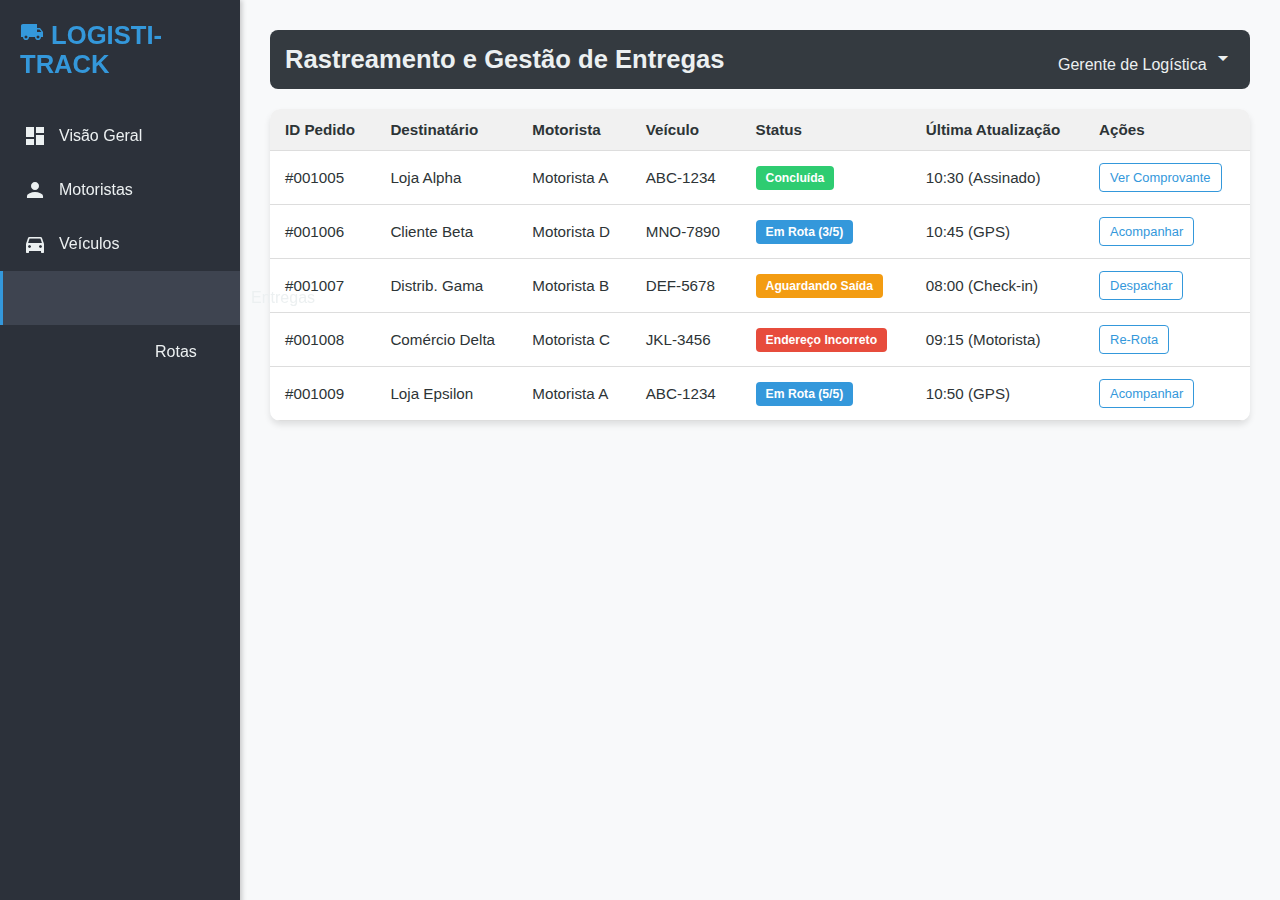
<file: entregas.html>
<!DOCTYPE html>
<html lang="pt-BR">
<head>
    <meta charset="UTF-8">
    <meta name="viewport" content="width=device-width, initial-scale=1.0">
    <title>Logistic-Track | Entregas</title>
    <link href="https://fonts.googleapis.com/icon?family=Material+Icons" rel="stylesheet">
    <link rel="stylesheet" href="https://cdnjs.cloudflare.com/ajax/libs/font-awesome/6.0.0-beta3/css/all.min.css">
    <style>
        /* ================================= */
        /* CSS Baseado no Tema Escuro da Sidebar e Claro do Conteúdo */
        /* ================================= */
        :root {
            --primary-bg: #f8f9fa;
            --dark-bg: #343a40;
            --sidebar-color: #2c313a;
            --accent-blue: #3498db;
            --highlight-green: #2ecc71;
            --highlight-orange: #f39c12;
            --alert-red: #e74c3c;
            --text-light: #ecf0f1;
            --text-dark: #2d3436;
            --card-bg: #ffffff;
            --shadow: 0 4px 6px rgba(0, 0, 0, 0.1);
        }

        body {
            font-family: 'Segoe UI', Tahoma, Geneva, Verdana, sans-serif;
            margin: 0;
            padding: 0;
            background-color: var(--primary-bg);
            color: var(--text-dark);
            display: flex;
            height: 100vh;
        }

        /* --------------------------------- */
        /* SIDEBAR (Estilos consistentes) */
        /* --------------------------------- */
        .sidebar {
            background-color: var(--sidebar-color);
            color: var(--text-light);
            width: 240px;
            height: 100%;
            position: fixed;
            top: 0;
            left: 0;
            padding-top: 20px;
            padding-bottom: 20px;
            box-shadow: 2px 0 5px rgba(0, 0, 0, 0.2);
        }

        .logo {
            font-size: 1.6em;
            font-weight: bold;
            padding-left: 20px;
            padding-bottom: 30px;
            color: var(--accent-blue);
        }

        .menu-item {
            display: flex;
            align-items: center;
            padding: 15px 20px;
            cursor: pointer;
            color: var(--text-light);
            font-size: 1em;
            transition: background-color 0.3s ease;
            border-left: 3px solid transparent;
        }

        .menu-item:hover, .menu-item.active {
            background-color: #3e4450;
            border-left: 3px solid var(--accent-blue);
        }

        .menu-item i {
            margin-right: 12px;
        }
        
        /* --------------------------------- */
        /* CONTEÚDO PRINCIPAL E HEADER */
        /* --------------------------------- */
        .main-content {
            margin-left: 240px;
            padding: 30px;
            flex-grow: 1;
            background-color: var(--primary-bg);
        }

        .header {
            display: flex;
            justify-content: space-between;
            align-items: center;
            padding: 15px;
            background-color: var(--dark-bg);
            color: var(--text-light);
            border-radius: 8px;
            margin-bottom: 20px;
        }

        .header h2 {
            margin: 0;
            font-size: 1.6em;
        }

        /* --------------------------------- */
        /* Tabela de Entregas */
        /* --------------------------------- */
        .deliveries-table-container {
            background-color: var(--card-bg);
            border-radius: 10px;
            box-shadow: var(--shadow);
            overflow-x: auto;
        }

        .deliveries-table {
            width: 100%;
            border-collapse: collapse;
        }

        .deliveries-table thead {
            background-color: #f1f1f1;
            color: var(--text-dark);
            text-align: left;
        }

        .deliveries-table th, .deliveries-table td {
            padding: 12px 15px;
            border-bottom: 1px solid #ddd;
            font-size: 0.95em;
        }

        .deliveries-table tbody tr:hover {
            background-color: #f5f5f5;
        }

        /* Status Tags */
        .status-tag {
            display: inline-block;
            padding: 5px 10px;
            border-radius: 4px;
            font-size: 0.8em;
            font-weight: 600;
        }

        .status-tag.concluida {
            background-color: var(--highlight-green);
            color: white;
        }
        
        .status-tag.em-rota {
            background-color: var(--accent-blue);
            color: white;
        }
        
        .status-tag.pendente {
            background-color: var(--highlight-orange);
            color: white;
        }
        
        .status-tag.problema {
            background-color: var(--alert-red);
            color: white;
        }

        /* Ações na Tabela */
        .action-button {
            background: none;
            border: 1px solid var(--accent-blue);
            color: var(--accent-blue);
            padding: 6px 10px;
            border-radius: 4px;
            cursor: pointer;
            font-size: 0.85em;
            transition: all 0.2s;
            margin-right: 5px;
        }
        
        .action-button:hover {
            background-color: var(--accent-blue);
            color: white;
        }

    </style>
</head>
<body>

    <div class="sidebar">
        <div class="logo">
            <i class="material-icons">local_shipping</i> LOGISTI-TRACK
        </div>
        <div class="menu">
            <div class="menu-item" data-module="visao-geral">
                <i class="material-icons">dashboard</i> Visão Geral
            </div>
            <div class="menu-item" data-module="motoristas">
                <i class="material-icons">person</i> Motoristas
            </div>
            <div class="menu-item" data-module="veiculos">
                <i class="material-icons">directions_car</i> Veículos
            </div>
            <div class="menu-item active" data-module="entregas">
                <i class="material-icons">inventory</i> Entregas
            </div>
            <div class="menu-item" data-module="rotas">
                <i class="material-icons">route</i> Rotas
            </div>
        </div>
    </div>

    <div class="main-content">
        <div class="header">
            <h2>Rastreamento e Gestão de Entregas</h2>
            <div class="user-menu">
                Gerente de Logística <i class="material-icons">arrow_drop_down</i>
            </div>
        </div>

        <div class="deliveries-table-container">
            <table class="deliveries-table">
                <thead>
                    <tr>
                        <th>ID Pedido</th>
                        <th>Destinatário</th>
                        <th>Motorista</th>
                        <th>Veículo</th>
                        <th>Status</th>
                        <th>Última Atualização</th>
                        <th>Ações</th>
                    </tr>
                </thead>
                <tbody>
                    <tr>
                        <td>#001005</td>
                        <td>Loja Alpha</td>
                        <td>Motorista A</td>
                        <td>ABC-1234</td>
                        <td><span class="status-tag concluida">Concluída</span></td>
                        <td>10:30 (Assinado)</td>
                        <td><button class="action-button action-error">Ver Comprovante</button></td>
                    </tr>
                    <tr>
                        <td>#001006</td>
                        <td>Cliente Beta</td>
                        <td>Motorista D</td>
                        <td>MNO-7890</td>
                        <td><span class="status-tag em-rota">Em Rota (3/5)</span></td>
                        <td>10:45 (GPS)</td>
                        <td><button class="action-button action-error">Acompanhar</button></td>
                    </tr>
                    <tr>
                        <td>#001007</td>
                        <td>Distrib. Gama</td>
                        <td>Motorista B</td>
                        <td>DEF-5678</td>
                        <td><span class="status-tag pendente">Aguardando Saída</span></td>
                        <td>08:00 (Check-in)</td>
                        <td><button class="action-button action-error">Despachar</button></td>
                    </tr>
                    <tr>
                        <td>#001008</td>
                        <td>Comércio Delta</td>
                        <td>Motorista C</td>
                        <td>JKL-3456</td>
                        <td><span class="status-tag problema">Endereço Incorreto</span></td>
                        <td>09:15 (Motorista)</td>
                        <td><button class="action-button action-error">Re-Rota</button></td>
                    </tr>
                    <tr>
                        <td>#001009</td>
                        <td>Loja Epsilon</td>
                        <td>Motorista A</td>
                        <td>ABC-1234</td>
                        <td><span class="status-tag em-rota">Em Rota (5/5)</span></td>
                        <td>10:50 (GPS)</td>
                        <td><button class="action-button action-error">Acompanhar</button></td>
                    </tr>
                </tbody>
            </table>
        </div>
    </div>
    
    <script>
        document.addEventListener('DOMContentLoaded', function() {
            
            // Simulação de mapeamento de páginas para navegação
            const pageMap = {
                'visao-geral': 'index.html',
                'motoristas': 'motoristas.html',
                'veiculos': 'veiculos.html',
                'entregas': 'entregas.html', // Esta página
                'rotas': 'rotas.html'
            };
            
            const menuItems = document.querySelectorAll('.menu-item');
            
            // 1. Lógica da Sidebar
            menuItems.forEach(item => {
                item.addEventListener('click', function() {
                    const dataModule = this.getAttribute('data-module');
                    const fileName = pageMap[dataModule];
                    
                    if (fileName) {
                        window.location.href = fileName;
                    }
                });
            });
            
            // 2. Lógica do Erro Solicitado
            const errorButtons = document.querySelectorAll('.action-error');

            errorButtons.forEach(button => {
                button.addEventListener('click', function(event) {
                    event.preventDefault(); // Evita qualquer ação padrão
                    const actionText = this.textContent;

                    // Exibe a mensagem de erro
                    alert(`ERRO DE CONEXÃO: Não foi possível completar a ação "${actionText}". Tente novamente mais tarde.`);
                    
                    // Opcional: Log no console para simular o erro
                    console.error(`Falha na API: Ação "${actionText}" não pode ser executada.`);
                });
            });
        });
    </script>
</body>
</html>
</file>
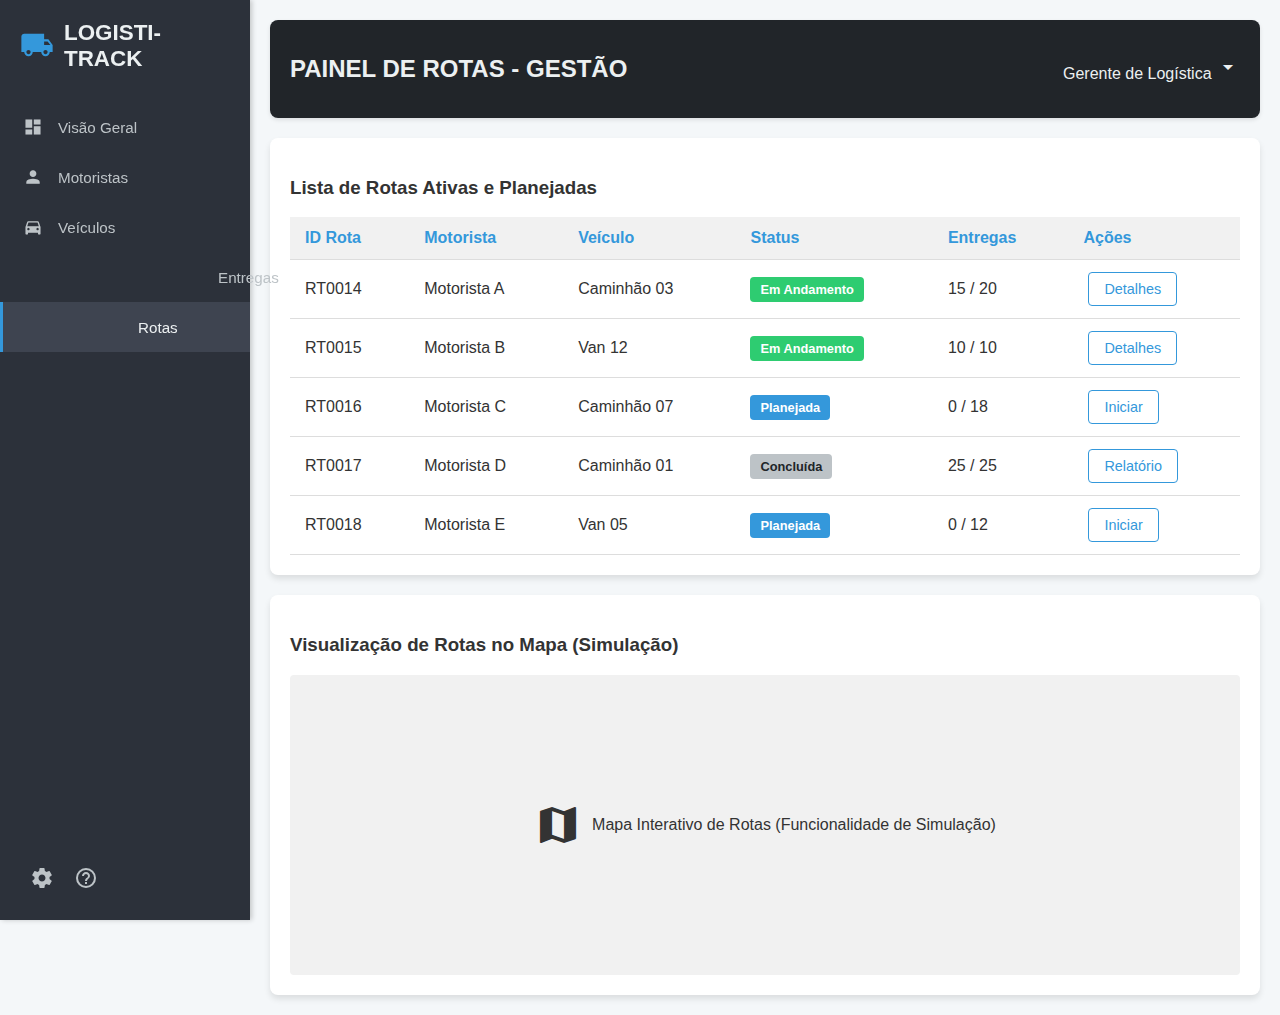
<file: rotas.html>
<!DOCTYPE html>
<html lang="pt-BR">
<head>
    <meta charset="UTF-8">
    <meta name="viewport" content="width=device-width, initial-scale=1.0">
    <title>Logistic-Track | Gestão de Rotas</title>
    <link href="https://fonts.googleapis.com/icon?family=Material+Icons" rel="stylesheet">
    <link rel="stylesheet" href="https://cdnjs.cloudflare.com/ajax/libs/font-awesome/6.0.0-beta3/css/all.min.css">
    
    <style>
        /* Estilos Globais e Reset */
        :root {
            --dark-bg: #212529;
            --sidebar-color: #2c313a;
            --accent-blue: #3498db;
            --text-light: #ecf0f1;
            --text-subtle: #bdc3c7;
            --card-bg: #ffffff; /* Fundo do Card (Claro) */
            --alert-red: #e74c3c;
            --success-green: #2ecc71;
            --primary-bg: #f4f7f9; /* Fundo do main-content (Claro) */
            --text-dark: #333;
        }

        body {
            font-family: 'Segoe UI', Tahoma, Geneva, Verdana, sans-serif;
            margin: 0;
            padding: 0;
            background-color: var(--primary-bg);
            display: flex;
            min-height: 100vh;
            color: var(--text-light); 
        }

        /* LAYOUT (GRID) */
        .dashboard-container {
            display: grid;
            grid-template-columns: 250px 1fr;
            width: 100%;
        }

        /* SIDEBAR */
        .sidebar {
            background-color: var(--sidebar-color);
            padding-top: 20px;
            box-shadow: 2px 0 5px rgba(0, 0, 0, 0.2);
            position: fixed;
            height: 100%;
            width: 250px;
            z-index: 10;
        }

        .logo {
            padding: 0 20px 30px;
            display: flex;
            align-items: center;
            font-size: 1.4em;
            font-weight: 600;
        }

        .logo i {
            margin-right: 10px;
            font-size: 1.5em;
            color: var(--accent-blue);
        }

        /* ESTILO PARA BOTÕES DE NAVEGAÇÃO */
        .menu-item {
            display: flex;
            align-items: center;
            padding: 15px 20px;
            cursor: pointer;
            transition: background-color 0.2s;
            border-left: 3px solid transparent;
            color: var(--text-subtle);
            font-size: 0.95em;
        }

        .menu-item:hover, .menu-item.active {
            background-color: #3e4450;
            color: var(--text-light);
            border-left: 3px solid var(--accent-blue);
        }

        .menu-item i {
            margin-right: 15px;
            font-size: 20px;
        }
        
        .sidebar-footer {
            position: absolute;
            bottom: 20px;
            width: 100%;
            padding: 0 20px;
            box-sizing: border-box;
            display: flex;
            justify-content: space-around;
        }
        /* Ícones no footer são AÇÕES e disparam o erro */
        .sidebar-footer i {
            color: var(--text-subtle);
            cursor: pointer;
            padding: 10px;
            transition: color 0.2s;
        }
        .sidebar-footer i:hover {
            color: var(--accent-blue);
        }

        /* CONTEÚDO PRINCIPAL & HEADER */
        .main-content {
            grid-column: 2 / 3;
            background-color: var(--primary-bg);
            padding: 20px;
            color: var(--text-dark); 
            width: 100%;
            box-sizing: border-box;
        }
        
        .header {
            background-color: var(--dark-bg);
            color: var(--text-light);
            padding: 15px 20px;
            border-radius: 8px;
            display: flex;
            justify-content: space-between;
            align-items: center;
            box-shadow: 0 2px 4px rgba(0, 0, 0, 0.1);
            margin-bottom: 20px;
        }

        /* WIDGETS E GRIDS */
        .content-grid {
            display: grid;
            grid-template-columns: 1fr;
            gap: 20px;
        }

        /* Estilo Geral de Card */
        .card {
            background-color: var(--card-bg);
            color: var(--text-dark); 
            padding: 20px;
            border-radius: 8px;
            box-shadow: 0 4px 6px rgba(0, 0, 0, 0.1);
        }

        /* Estilos da Tabela de Rotas */
        .route-table {
            width: 100%;
            border-collapse: collapse;
            margin-top: 15px;
        }

        .route-table th, .route-table td {
            padding: 12px 15px;
            text-align: left;
            border-bottom: 1px solid #ddd;
            color: inherit; 
        }

        .route-table th {
            background-color: #f1f1f1;
            color: var(--accent-blue);
            font-weight: 600;
        }

        .route-table tbody tr:hover {
            background-color: #f5f5f5;
        }

        .status-badge {
            padding: 5px 10px;
            border-radius: 4px;
            font-size: 0.8em;
            font-weight: bold;
        }

        .status-active {
            background-color: var(--success-green);
            color: white;
        }

        .status-planned {
            background-color: var(--accent-blue);
            color: white;
        }

        .status-completed {
            background-color: var(--text-subtle);
            color: var(--dark-bg);
        }

        /* ESTILO PARA BOTÕES DE AÇÃO */
        .action-button {
            background: none;
            border: 1px solid var(--accent-blue);
            color: var(--accent-blue);
            padding: 8px 15px;
            border-radius: 4px;
            cursor: pointer;
            transition: all 0.2s;
            font-size: 0.9em;
            margin-left: 5px;
        }

        .action-button:hover {
            background-color: var(--accent-blue);
            color: white;
        }
        
    </style>
</head>
<body>

    <div class="dashboard-container">
        
        <div class="sidebar">
            <div class="logo">
                <i class="material-icons">local_shipping</i> LOGISTI-TRACK
            </div>
            <div class="menu">
                <div class="menu-item" data-module="visao-geral">
                    <i class="material-icons">dashboard</i> Visão Geral
                </div>
                <div class="menu-item" data-module="motoristas">
                    <i class="material-icons">person</i> Motoristas
                </div>
                <div class="menu-item" data-module="veiculos">
                    <i class="material-icons">directions_car</i> Veículos
                </div>
                <div class="menu-item" data-module="entregas">
                    <i class="material-icons">inventory</i> Entregas
                </div>
                <div class="menu-item active" data-module="rotas">
                    <i class="material-icons">route</i> Rotas
                </div>
            </div>
            <div class="sidebar-footer">
                <i class="material-icons action-trigger" title="Configurações">settings</i>
                <i class="material-icons action-trigger" title="Ajuda">help_outline</i>
                <i class="material-icons action-trigger" title="Sair">logout</i>
            </div>
        </div>

        <div class="main-content">
            
            <div class="header">
                <h2>PAINEL DE ROTAS - GESTÃO</h2>
                <div class="user-menu">
                    Gerente de Logística <i class="material-icons">arrow_drop_down</i>
                </div>
            </div>

            <div class="content-grid">
                
                <div class="card">
                    <h3>Lista de Rotas Ativas e Planejadas</h3>
                    
                    <table class="route-table">
                        <thead>
                            <tr>
                                <th>ID Rota</th>
                                <th>Motorista</th>
                                <th>Veículo</th>
                                <th>Status</th>
                                <th>Entregas</th>
                                <th>Ações</th>
                            </tr>
                        </thead>
                        <tbody>
                            <tr>
                                <td>RT0014</td>
                                <td>Motorista A</td>
                                <td>Caminhão 03</td>
                                <td><span class="status-badge status-active">Em Andamento</span></td>
                                <td>15 / 20</td>
                                <td>
                                    <button class="action-button action-trigger">Detalhes</button>
                                </td>
                            </tr>
                            <tr>
                                <td>RT0015</td>
                                <td>Motorista B</td>
                                <td>Van 12</td>
                                <td><span class="status-badge status-active">Em Andamento</span></td>
                                <td>10 / 10</td>
                                <td>
                                    <button class="action-button action-trigger">Detalhes</button>
                                </td>
                            </tr>
                            <tr>
                                <td>RT0016</td>
                                <td>Motorista C</td>
                                <td>Caminhão 07</td>
                                <td><span class="status-badge status-planned">Planejada</span></td>
                                <td>0 / 18</td>
                                <td>
                                    <button class="action-button action-trigger">Iniciar</button>
                                </td>
                            </tr>
                            <tr>
                                <td>RT0017</td>
                                <td>Motorista D</td>
                                <td>Caminhão 01</td>
                                <td><span class="status-badge status-completed">Concluída</span></td>
                                <td>25 / 25</td>
                                <td>
                                    <button class="action-button action-trigger">Relatório</button>
                                </td>
                            </tr>
                            <tr>
                                <td>RT0018</td>
                                <td>Motorista E</td>
                                <td>Van 05</td>
                                <td><span class="status-badge status-planned">Planejada</span></td>
                                <td>0 / 12</td>
                                <td>
                                    <button class="action-button action-trigger">Iniciar</button>
                                </td>
                            </tr>
                        </tbody>
                    </table>
                </div>
                
                <div class="card">
                    <h3>Visualização de Rotas no Mapa (Simulação)</h3>
                    <div style="height: 300px; background-color: #f1f1f1; border-radius: 4px; display: flex; align-items: center; justify-content: center; color: var(--text-dark);">
                        <i class="material-icons" style="font-size: 48px; margin-right: 10px;">map</i>
                        <span>Mapa Interativo de Rotas (Funcionalidade de Simulação)</span>
                    </div>
                </div>

            </div>
        </div>
    </div>

    <script>
        document.addEventListener('DOMContentLoaded', function() {
            
            // Simulação de mapeamento de páginas para navegação
            const pageMap = {
                'visao-geral': 'index.html',
                'motoristas': 'motoristas.html',
                'veiculos': 'veiculos.html',
                'entregas': 'entregas.html',
                'rotas': 'rotas.html'
            };

            // Elementos de Navegação (NÃO disparam o erro)
            const menuItems = document.querySelectorAll('.menu-item');
            
            // Elementos de Ação (Disparam o erro)
            const actionTriggers = document.querySelectorAll('.action-trigger');

            // 1. Lógica da Sidebar (Apenas simula a navegação)
            menuItems.forEach(item => {
                item.addEventListener('click', function() {
                    const dataModule = this.getAttribute('data-module');
                    const fileName = pageMap[dataModule];
                    
                    if (fileName) {
                        // Apenas mostra o alerta de navegação, NÃO o erro.
                        alert('Navegando para: ' + fileName + '\n(Simulação de troca de página)');
                    }
                });
            });
            
            
            // 2. Lógica do Erro Solicitado para Ações (.action-trigger)
            actionTriggers.forEach(element => {
                element.addEventListener('click', function(event) {
                    event.preventDefault(); 
                    
                    // Obtém o texto do botão ou o título do ícone para a mensagem de erro
                    const actionText = element.tagName === 'BUTTON' ? element.textContent : element.title || element.innerText;
                    
                    // Exibe a mensagem de ERRO DE CONEXÃO
                    alert(`⚠️ ERRO DE CONEXÃO: Não foi possível completar a ação "${actionText.trim()}". Tente novamente mais tarde.`);
                });
            });
        });
    </script>
</body>
</html>
</file>
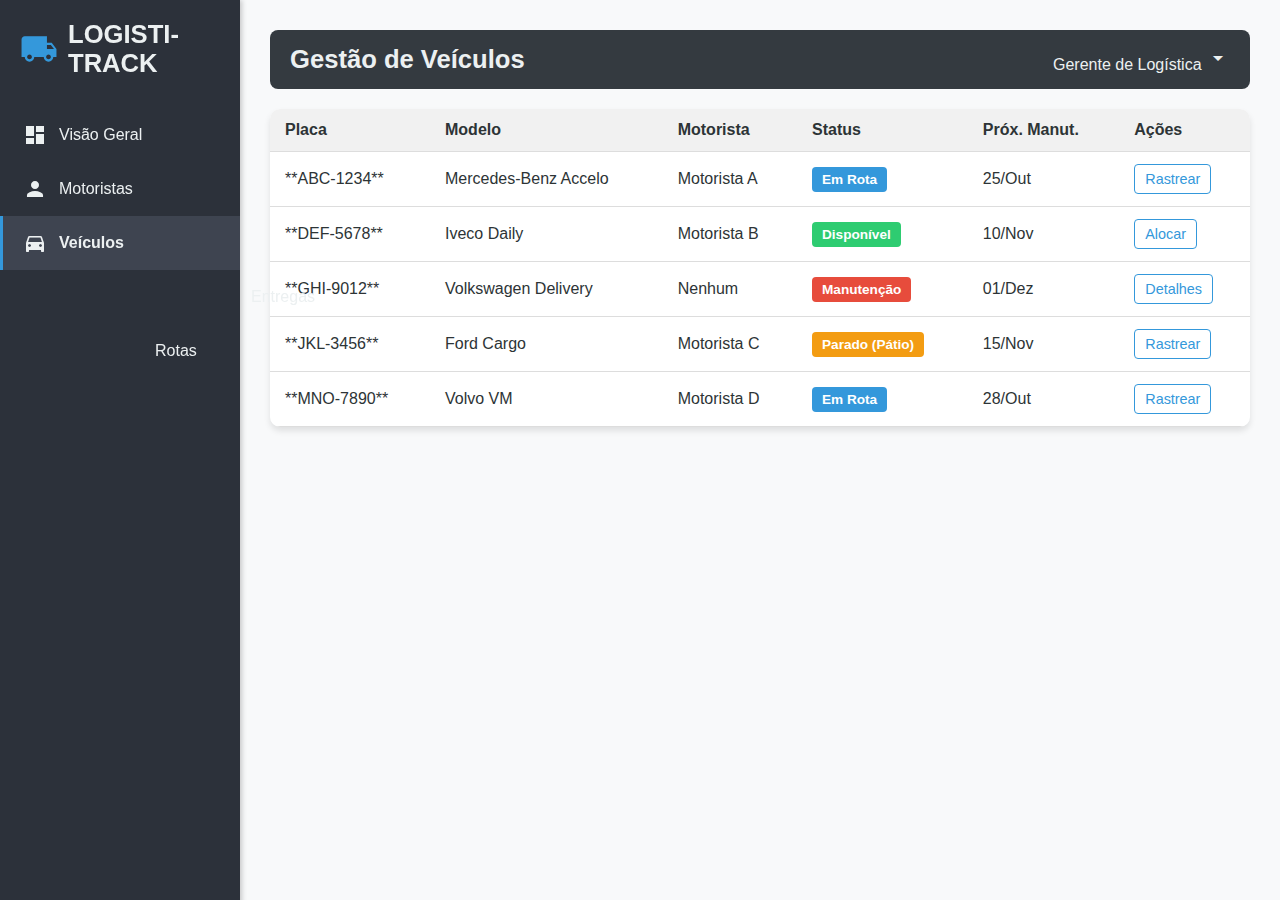
<file: veiculos.html>
<!DOCTYPE html>
<html lang="pt-BR">
<head>
    <meta charset="UTF-8">
    <meta name="viewport" content="width=device-width, initial-scale=1.0">
    <title>Logistic-Track | Veículos</title>
    <link href="https://fonts.googleapis.com/icon?family=Material+Icons" rel="stylesheet">
    <link rel="stylesheet" href="https://cdnjs.cloudflare.com/ajax/libs/font-awesome/6.0.0-beta3/css/all.min.css">
    <style>
        /* ================================= */
        /* CSS Baseado no Tema Escuro da Sidebar e Claro do Conteúdo */
        /* ================================= */
        :root {
            --primary-bg: #f8f9fa;
            --dark-bg: #343a40;
            --sidebar-color: #2c313a; /* Usando cor escura para a sidebar */
            --accent-blue: #3498db;
            --highlight-green: #2ecc71;
            --highlight-orange: #f39c12;
            --alert-red: #e74c3c;
            --text-light: #ecf0f1;
            --text-dark: #2d3436;
            --card-bg: #ffffff;
            --shadow: 0 4px 6px rgba(0, 0, 0, 0.1);
        }

        body {
            font-family: 'Segoe UI', Tahoma, Geneva, Verdana, sans-serif;
            margin: 0;
            padding: 0;
            background-color: var(--primary-bg);
            color: var(--text-dark);
            display: flex;
            min-height: 100vh;
        }

        /* --------------------------------- */
        /* SIDEBAR (Estilos consistentes) */
        /* --------------------------------- */
        .sidebar {
            background-color: var(--sidebar-color);
            color: var(--text-light);
            width: 240px;
            height: 100%;
            position: fixed;
            top: 0;
            left: 0;
            padding-top: 20px;
            padding-bottom: 20px;
            box-shadow: 2px 0 5px rgba(0, 0, 0, 0.2);
            z-index: 10;
        }

        .logo {
            font-size: 1.6em;
            font-weight: bold;
            padding: 0 20px 30px;
            color: var(--text-light);
            display: flex;
            align-items: center;
        }

        .logo i {
            margin-right: 10px;
            font-size: 1.5em;
            color: var(--accent-blue);
        }

        .menu-item {
            display: flex;
            align-items: center;
            padding: 15px 20px;
            cursor: pointer;
            color: var(--text-light);
            font-size: 1em;
            transition: background-color 0.3s ease, border-left 0.3s ease;
            border-left: 3px solid transparent;
        }

        .menu-item:hover {
            background-color: #3e4450;
        }

        /* Estilo para o item ATIVO */
        .menu-item.active {
            background-color: #3e4450;
            border-left: 3px solid var(--accent-blue);
            font-weight: 600;
        }

        .menu-item i {
            margin-right: 12px;
        }
        
        /* --------------------------------- */
        /* CONTEÚDO PRINCIPAL E HEADER */
        /* --------------------------------- */
        .main-content {
            margin-left: 240px;
            padding: 30px;
            flex-grow: 1;
            background-color: var(--primary-bg);
            width: calc(100% - 240px);
            box-sizing: border-box;
        }

        .header {
            display: flex;
            justify-content: space-between;
            align-items: center;
            padding: 15px 20px;
            background-color: var(--dark-bg);
            color: var(--text-light);
            border-radius: 8px;
            margin-bottom: 20px;
        }

        .header h2 {
            margin: 0;
            font-size: 1.6em;
        }

        /* --------------------------------- */
        /* Tabela de Veículos (Lista) */
        /* --------------------------------- */
        .vehicles-table-container {
            background-color: var(--card-bg);
            border-radius: 10px;
            box-shadow: var(--shadow);
            overflow-x: auto;
        }

        .vehicles-table {
            width: 100%;
            border-collapse: collapse;
        }

        .vehicles-table thead {
            background-color: #f1f1f1;
            color: var(--text-dark);
            text-align: left;
        }

        .vehicles-table th, .vehicles-table td {
            padding: 12px 15px;
            border-bottom: 1px solid #ddd;
        }

        .vehicles-table tbody tr:hover {
            background-color: #f5f5f5;
        }

        /* Status Tags */
        .status-tag {
            display: inline-block;
            padding: 5px 10px;
            border-radius: 4px;
            font-size: 0.85em;
            font-weight: 600;
        }

        .status-tag.rota {
            background-color: var(--accent-blue);
            color: white;
        }
        
        .status-tag.parado {
            background-color: var(--highlight-orange);
            color: white;
        }
        
        .status-tag.manutencao {
            background-color: var(--alert-red);
            color: white;
        }
        
        .status-tag.disponivel {
            background-color: var(--highlight-green);
            color: white;
        }

        /* Ações na Tabela */
        .action-button {
            background: none;
            border: 1px solid var(--accent-blue);
            color: var(--accent-blue);
            padding: 6px 10px;
            border-radius: 4px;
            cursor: pointer;
            font-size: 0.9em;
            transition: all 0.2s;
        }
        
        .action-button:hover {
            background-color: var(--accent-blue);
            color: white;
        }
        
    </style>
</head>
<body>

    <div class="sidebar">
        <div class="logo">
            <i class="material-icons">local_shipping</i> LOGISTI-TRACK
        </div>
        <div class="menu">
            <div class="menu-item" data-module="visao-geral">
                <i class="material-icons">dashboard</i> Visão Geral
            </div>
            <div class="menu-item" data-module="motoristas">
                <i class="material-icons">person</i> Motoristas
            </div>
            <div class="menu-item active" data-module="veiculos">
                <i class="material-icons">directions_car</i> Veículos
            </div>
            <div class="menu-item" data-module="entregas">
                <i class="material-icons">inventory</i> Entregas
            </div>
            <div class="menu-item" data-module="rotas">
                <i class="material-icons">route</i> Rotas
            </div>
        </div>
    </div>

    <div class="main-content">
        <div class="header">
            <h2>Gestão de Veículos</h2>
            <div class="user-menu">
                Gerente de Logística <i class="material-icons">arrow_drop_down</i>
            </div>
        </div>

        <div class="vehicles-table-container">
            <table class="vehicles-table">
                <thead>
                    <tr>
                        <th>Placa</th>
                        <th>Modelo</th>
                        <th>Motorista</th>
                        <th>Status</th>
                        <th>Próx. Manut.</th>
                        <th>Ações</th>
                    </tr>
                </thead>
                <tbody>
                    <tr>
                        <td>**ABC-1234**</td>
                        <td>Mercedes-Benz Accelo</td>
                        <td>Motorista A</td>
                        <td><span class="status-tag rota">Em Rota</span></td>
                        <td>25/Out</td>
                        <td><button class="action-button">Rastrear</button></td>
                    </tr>
                    <tr>
                        <td>**DEF-5678**</td>
                        <td>Iveco Daily</td>
                        <td>Motorista B</td>
                        <td><span class="status-tag disponivel">Disponível</span></td>
                        <td>10/Nov</td>
                        <td><button class="action-button">Alocar</button></td>
                    </tr>
                    <tr>
                        <td>**GHI-9012**</td>
                        <td>Volkswagen Delivery</td>
                        <td>Nenhum</td>
                        <td><span class="status-tag manutencao">Manutenção</span></td>
                        <td>01/Dez</td>
                        <td><button class="action-button">Detalhes</button></td>
                    </tr>
                    <tr>
                        <td>**JKL-3456**</td>
                        <td>Ford Cargo</td>
                        <td>Motorista C</td>
                        <td><span class="status-tag parado">Parado (Pátio)</span></td>
                        <td>15/Nov</td>
                        <td><button class="action-button">Rastrear</button></td>
                    </tr>
                    <tr>
                        <td>**MNO-7890**</td>
                        <td>Volvo VM</td>
                        <td>Motorista D</td>
                        <td><span class="status-tag rota">Em Rota</span></td>
                        <td>28/Out</td>
                        <td><button class="action-button">Rastrear</button></td>
                    </tr>
                </tbody>
            </table>
        </div>
    </div>
    
    <script>
        document.addEventListener('DOMContentLoaded', function() {
            
            // Simulação de mapeamento de páginas para navegação
            const pageMap = {
                // Ao clicar, o navegador tentará ir para o arquivo .html correspondente.
                'visao-geral': 'index.html',
                'motoristas': 'motoristas.html',
                'veiculos': 'veiculos.html', 
                'entregas': 'entregas.html',
                'rotas': 'rotas.html'
            };
            
            const menuItems = document.querySelectorAll('.menu-item');
            const actionButtons = document.querySelectorAll('.action-button');

            // --- Lógica de Navegação da Sidebar ---
            menuItems.forEach(item => {
                item.addEventListener('click', function() {
                    const dataModule = this.getAttribute('data-module');
                    const fileName = pageMap[dataModule];
                    
                    if (fileName) {
                        // 1. Remove a classe 'active' de todos os itens
                        menuItems.forEach(i => i.classList.remove('active'));
                        
                        // 2. Adiciona a classe 'active' ao item clicado para realce visual
                        this.classList.add('active');
                        
                        // 3. Simula a navegação para o novo arquivo HTML
                        window.location.href = fileName;
                    }
                });
            });

            // --- Lógica de Ação dos Botões da Tabela (Alerta de Simulação) ---
            actionButtons.forEach(button => {
                button.addEventListener('click', function() {
                    // Pega a placa do veículo na mesma linha (elemento pai <tr>)
                    const row = this.closest('tr');
                    const placa = row.cells[0].textContent.trim();
                    const actionText = this.textContent.trim();

                    alert(`Ação simulada: "${actionText}" para o veículo de placa ${placa}. Você precisa implementar a funcionalidade completa!`);
                });
            });
        });
    </script>
</body>
</html>
</file>
